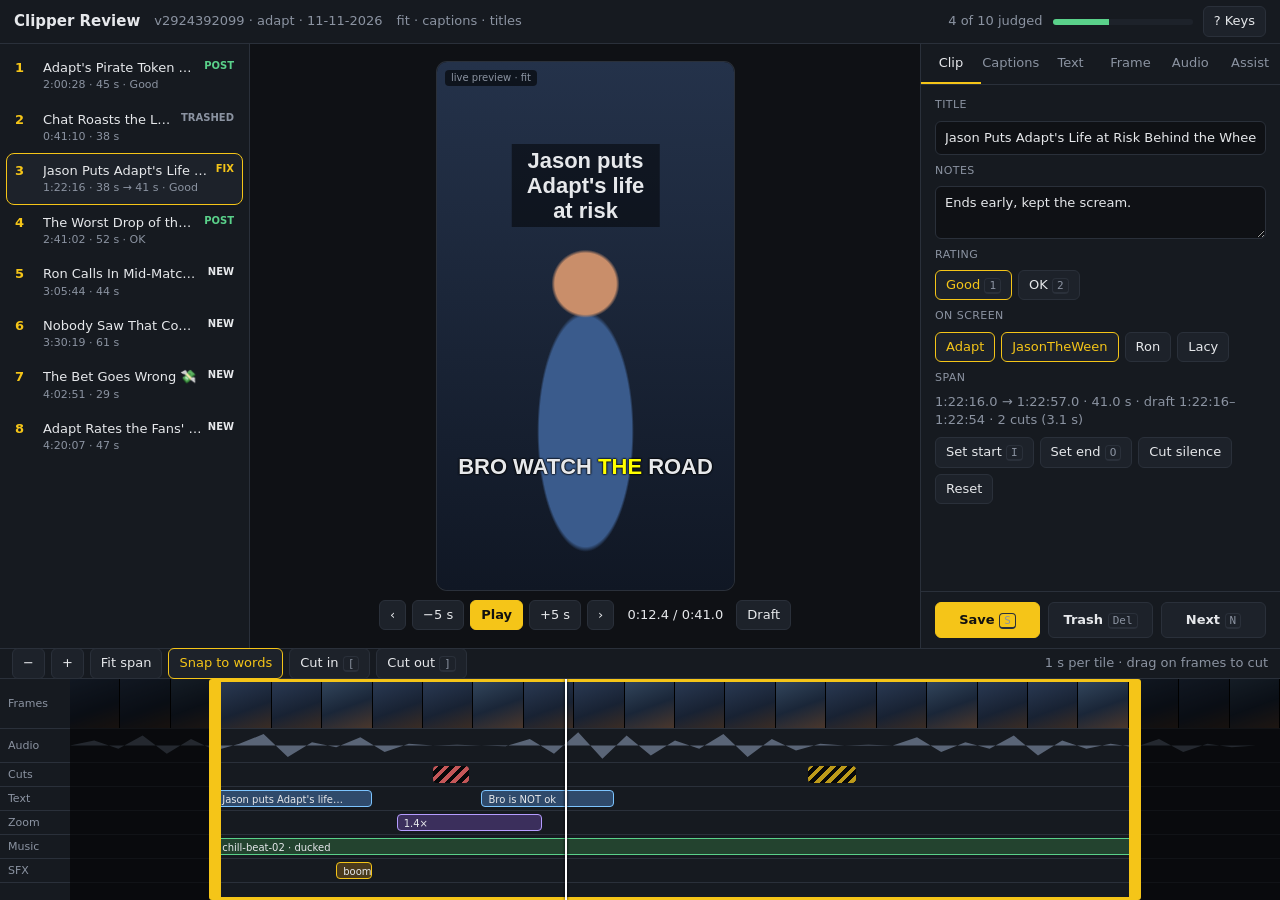
<file: docs/mockups/review-editor.html>
<!doctype html>
<html lang="en">
<head>
  <meta charset="utf-8">
  <meta name="viewport" content="width=device-width, initial-scale=1">
  <title>Review Editor Mock</title>
  <!-- A static layout mock for ADR 0031, not the page. Open it in a
       browser; the inspector tabs switch, nothing else works. -->
  <style>
    :root {
      --bg: #0f1115;
      --panel: #161a20;
      --raised: #1d222a;
      --line: #2a303a;
      --text: #e6e8eb;
      --muted: #8b93a1;
      --accent: #f5c518;
      --error: #ff6b6b;
      --good: #5ad18a;
      --blue: #7cc4ff;
      color-scheme: dark;
    }
    * { box-sizing: border-box; }
    body {
      margin: 0;
      height: 100vh;
      display: grid;
      grid-template-rows: 44px 1fr 252px;
      background: var(--bg);
      color: var(--text);
      font: 13px/1.4 system-ui, -apple-system, "Segoe UI", sans-serif;
      overflow: hidden;
    }
    button {
      padding: 5px 10px;
      border: 1px solid var(--line);
      border-radius: 6px;
      background: var(--raised);
      color: var(--text);
      font: inherit;
      cursor: pointer;
    }
    button:hover { border-color: var(--accent); }
    button.primary { background: var(--accent); border-color: var(--accent); color: #111; font-weight: 600; }
    button.on { border-color: var(--accent); color: var(--accent); }
    kbd {
      padding: 0 4px;
      border: 1px solid var(--line);
      border-bottom-width: 2px;
      border-radius: 4px;
      color: var(--muted);
      font: 11px ui-monospace, monospace;
    }
    .muted { color: var(--muted); }

    /* Top bar */
    .bar {
      display: flex;
      align-items: center;
      gap: 14px;
      padding: 0 14px;
      border-bottom: 1px solid var(--line);
      background: var(--panel);
    }
    .bar h1 { margin: 0; font-size: 15px; }
    .bar .progress { margin-left: auto; display: flex; gap: 10px; align-items: center; }
    .meter { width: 140px; height: 6px; border-radius: 3px; background: var(--raised); overflow: hidden; }
    .meter span { display: block; width: 40%; height: 100%; background: var(--good); }

    /* Middle row */
    .work {
      display: grid;
      grid-template-columns: 250px 1fr 360px;
      min-height: 0;
    }
    .clips {
      overflow-y: auto;
      padding: 6px;
      border-right: 1px solid var(--line);
      background: var(--panel);
    }
    .clip {
      display: grid;
      grid-template-columns: 22px 1fr auto;
      gap: 0 6px;
      padding: 8px;
      border: 1px solid transparent;
      border-radius: 8px;
      cursor: pointer;
    }
    .clip:hover { background: var(--raised); }
    .clip.current { background: var(--raised); border-color: var(--accent); }
    .clip .rank { grid-row: span 2; color: var(--accent); font-weight: 600; }
    .clip .name { overflow: hidden; white-space: nowrap; text-overflow: ellipsis; }
    .clip .badge { font-size: 10px; font-weight: 700; text-transform: uppercase; }
    .clip .meta { grid-column: 2 / 4; color: var(--muted); font-size: 11px; }
    .b-post { color: var(--good); }
    .b-fix { color: var(--accent); }
    .b-trash { color: var(--muted); }
    .b-new { color: var(--text); }

    .stage {
      display: flex;
      flex-direction: column;
      align-items: center;
      justify-content: center;
      gap: 10px;
      min-height: 0;
      padding: 12px;
    }
    .phone {
      position: relative;
      height: calc(100% - 52px);
      max-height: 640px;
      aspect-ratio: 9 / 16;
      overflow: hidden;
      border-radius: 10px;
      background:
        radial-gradient(circle at 50% 42%, #c98e6a 0 9%, transparent 10%),
        radial-gradient(ellipse at 50% 70%, #3a5b8c 0 22%, transparent 23%),
        linear-gradient(#24324a, #101724);
      box-shadow: 0 0 0 1px var(--line);
      container-type: inline-size;
    }
    .phone .hook {
      position: absolute;
      top: 15.6%;
      left: 50%;
      max-width: 85%;
      padding: 1.2cqw 2cqw;
      transform: translateX(-50%);
      background: rgb(0 0 0 / 0.5);
      font: 700 7.4cqw/1.15 Arial, sans-serif;
      text-align: center;
    }
    .phone .caption {
      position: absolute;
      bottom: 21%;
      left: 0;
      right: 0;
      font: 800 7.4cqw/1.1 Arial, sans-serif;
      text-align: center;
      text-shadow: 0 0 0.6cqw #000, 0 0 0.6cqw #000, 0 0 0.6cqw #000;
    }
    .phone .caption b { color: #ffff00; }
    .phone .tag {
      position: absolute;
      top: 8px;
      left: 8px;
      padding: 1px 6px;
      border-radius: 4px;
      background: rgb(0 0 0 / 0.6);
      color: var(--muted);
      font-size: 10px;
    }
    .transport { display: flex; align-items: center; gap: 6px; }
    .transport .time { min-width: 110px; text-align: center; font-variant-numeric: tabular-nums; }

    /* Inspector */
    .inspector {
      display: grid;
      grid-template-rows: auto 1fr auto;
      min-height: 0;
      border-left: 1px solid var(--line);
      background: var(--panel);
    }
    .tabs { display: flex; border-bottom: 1px solid var(--line); }
    .tabs button {
      flex: 1;
      padding: 10px 0;
      border: 0;
      border-bottom: 2px solid transparent;
      border-radius: 0;
      background: none;
      color: var(--muted);
    }
    .tabs button[aria-selected="true"] { color: var(--text); border-bottom-color: var(--accent); }
    .panel { display: none; overflow-y: auto; padding: 12px 14px; }
    .panel.shown { display: grid; align-content: start; gap: 8px; }
    .panel label, .panel .label { color: var(--muted); font-size: 11px; text-transform: uppercase; letter-spacing: 0.04em; }
    .panel input, .panel textarea, .panel select {
      width: 100%;
      padding: 7px 9px;
      border: 1px solid var(--line);
      border-radius: 6px;
      background: var(--bg);
      color: var(--text);
      font: inherit;
    }
    .row { display: flex; flex-wrap: wrap; gap: 6px; align-items: center; }
    .words { display: flex; flex-wrap: wrap; gap: 4px; }
    .words span {
      padding: 2px 6px;
      border: 1px solid var(--line);
      border-radius: 4px;
      background: var(--raised);
    }
    .words span.key { border-color: #ffff00; color: #ffff00; }
    .words span.edited { border-style: dashed; border-color: var(--accent); }
    .card { padding: 8px; border: 1px solid var(--line); border-radius: 8px; background: var(--raised); display: grid; gap: 6px; }
    .swatch { width: 22px; height: 22px; border-radius: 50%; border: 2px solid var(--line); display: inline-block; }
    .chat { display: grid; gap: 8px; }
    .msg { padding: 8px 10px; border-radius: 8px; background: var(--raised); }
    .msg.me { background: #2a2a1a; border: 1px solid #4a4420; }
    .msg ul { margin: 4px 0 0; padding-left: 18px; }
    .actions {
      display: flex;
      gap: 8px;
      padding: 10px 14px;
      border-top: 1px solid var(--line);
    }
    .actions button { flex: 1; padding: 8px; font-weight: 600; }
    .actions .danger:hover { border-color: var(--error); color: var(--error); }

    /* Timeline */
    .timeline {
      display: grid;
      grid-template-rows: 30px 1fr;
      border-top: 1px solid var(--line);
      background: var(--panel);
      min-height: 0;
    }
    .tl-bar { display: flex; align-items: center; gap: 6px; padding: 0 12px; border-bottom: 1px solid var(--line); }
    .tl-bar .muted { margin-left: auto; }
    .tracks {
      position: relative;
      display: grid;
      grid-template-columns: 70px 1fr;
      grid-auto-rows: min-content;
      overflow: hidden;
    }
    .tname { padding: 0 8px; color: var(--muted); font-size: 11px; display: flex; align-items: center; border-bottom: 1px solid var(--line); }
    .lane { position: relative; border-bottom: 1px solid var(--line); }
    .lane.frames { height: 50px; display: flex; }
    .lane.frames i {
      flex: 1;
      border-right: 1px solid #000;
      background: linear-gradient(160deg, #2b3b55, #182233 60%, #3a2c24);
    }
    .lane.frames i:nth-child(3n) { background: linear-gradient(160deg, #34485f, #1a2638 55%, #4a372c); }
    .lane.wave { height: 34px; }
    .lane.wave svg { position: absolute; inset: 0; width: 100%; height: 100%; }
    .lane.small { height: 24px; }
    .item {
      position: absolute;
      top: 3px;
      bottom: 3px;
      padding: 0 6px;
      border-radius: 4px;
      font-size: 10px;
      line-height: 18px;
      white-space: nowrap;
      overflow: hidden;
    }
    .item.cut { background: repeating-linear-gradient(135deg, rgb(255 107 107 / 0.75) 0 4px, rgb(0 0 0 / 0.7) 4px 8px); }
    .item.cut.manual { background: repeating-linear-gradient(135deg, rgb(245 197 24 / 0.75) 0 4px, rgb(0 0 0 / 0.7) 4px 8px); }
    .item.text { background: #2f4a6b; border: 1px solid var(--blue); }
    .item.zoom { background: #3b2f5c; border: 1px solid #b59cff; }
    .item.music { background: #23432f; border: 1px solid var(--good); }
    .item.sfx { background: #4a3a1c; border: 1px solid var(--accent); }
    .dim { position: absolute; top: 0; bottom: 0; background: rgb(0 0 0 / 0.6); pointer-events: none; }
    .span {
      position: absolute;
      top: 0;
      bottom: 0;
      border-top: 3px solid var(--accent);
      border-bottom: 3px solid var(--accent);
      pointer-events: none;
    }
    .handle {
      position: absolute;
      top: 0;
      bottom: 0;
      width: 12px;
      margin-left: -6px;
      border-radius: 3px;
      background: var(--accent);
    }
    .playhead { position: absolute; top: 0; bottom: 0; width: 2px; margin-left: -1px; background: #fff; box-shadow: 0 0 3px #000; }
    .overlay { position: absolute; top: 0; bottom: 0; left: 70px; right: 0; pointer-events: none; }
    .overlay .handle { pointer-events: auto; }
  </style>
</head>
<body>
  <header class="bar">
    <h1>Clipper Review</h1>
    <span class="muted">v2924392099 · adapt · 11-11-2026</span>
    <span class="muted">fit · captions · titles</span>
    <div class="progress">
      <span class="muted">4 of 10 judged</span>
      <div class="meter"><span></span></div>
      <button title="Keys">? Keys</button>
    </div>
  </header>

  <div class="work">
    <nav class="clips" aria-label="Clips">
      <div class="clip"><span class="rank">1</span><span class="name">Adapt's Pirate Token Plan 🏴‍☠️</span><span class="badge b-post">post</span><span class="meta">2:00:28 · 45 s · Good</span></div>
      <div class="clip"><span class="rank">2</span><span class="name">Chat Roasts the Loadout 😂</span><span class="badge b-trash">trashed</span><span class="meta">0:41:10 · 38 s</span></div>
      <div class="clip current"><span class="rank">3</span><span class="name">Jason Puts Adapt's Life at Risk 🚗</span><span class="badge b-fix">fix</span><span class="meta">1:22:16 · 38 s → 41 s · Good</span></div>
      <div class="clip"><span class="rank">4</span><span class="name">The Worst Drop of the Night 💀</span><span class="badge b-post">post</span><span class="meta">2:41:02 · 52 s · OK</span></div>
      <div class="clip"><span class="rank">5</span><span class="name">Ron Calls In Mid-Match 📞</span><span class="badge b-new">new</span><span class="meta">3:05:44 · 44 s</span></div>
      <div class="clip"><span class="rank">6</span><span class="name">Nobody Saw That Coming 😳</span><span class="badge b-new">new</span><span class="meta">3:30:19 · 61 s</span></div>
      <div class="clip"><span class="rank">7</span><span class="name">The Bet Goes Wrong 💸</span><span class="badge b-new">new</span><span class="meta">4:02:51 · 29 s</span></div>
      <div class="clip"><span class="rank">8</span><span class="name">Adapt Rates the Fans' Fits 👕</span><span class="badge b-new">new</span><span class="meta">4:20:07 · 47 s</span></div>
    </nav>

    <main class="stage">
      <div class="phone">
        <span class="tag">live preview · fit</span>
        <div class="hook">Jason puts Adapt's life at risk</div>
        <div class="caption">BRO WATCH <b>THE</b> ROAD</div>
      </div>
      <div class="transport">
        <button title="Back a frame ( , )">‹</button>
        <button title="J">−5 s</button>
        <button class="primary" title="Space or K">Play</button>
        <button title="L">+5 s</button>
        <button title="Forward a frame ( . )">›</button>
        <span class="time">0:12.4 / 0:41.0</span>
        <button title="Show the rendered draft instead">Draft</button>
      </div>
    </main>

    <aside class="inspector">
      <div class="tabs" role="tablist">
        <button role="tab" aria-selected="true" data-tab="clip">Clip</button>
        <button role="tab" aria-selected="false" data-tab="captions">Captions</button>
        <button role="tab" aria-selected="false" data-tab="text">Text</button>
        <button role="tab" aria-selected="false" data-tab="frame">Frame</button>
        <button role="tab" aria-selected="false" data-tab="audio">Audio</button>
        <button role="tab" aria-selected="false" data-tab="assist">Assist</button>
      </div>

      <section class="panel shown" data-panel="clip">
        <label for="t">Title</label>
        <input id="t" value="Jason Puts Adapt's Life at Risk Behind the Wheel 🚗😱">
        <label for="n">Notes</label>
        <textarea id="n" rows="2">Ends early, kept the scream.</textarea>
        <span class="label">Rating</span>
        <div class="row"><button class="on">Good <kbd>1</kbd></button><button>OK <kbd>2</kbd></button></div>
        <span class="label">On screen</span>
        <div class="row"><button class="on">Adapt</button><button class="on">JasonTheWeen</button><button>Ron</button><button>Lacy</button></div>
        <span class="label">Span</span>
        <div class="row muted">1:22:16.0 → 1:22:57.0 · 41.0 s · draft 1:22:16–1:22:54 · 2 cuts (3.1 s)</div>
        <div class="row"><button>Set start <kbd>I</kbd></button><button>Set end <kbd>O</kbd></button><button>Cut silence</button><button>Reset</button></div>
      </section>

      <section class="panel" data-panel="captions">
        <span class="label">Words in view (click to fix, right-click to mark key)</span>
        <div class="words">
          <span>bro</span><span>watch</span><span class="key">the</span><span class="edited">road</span><span>you're</span><span>gonna</span><span class="key">kill</span><span>us</span><span>Jason</span><span>slow</span><span>down</span>
        </div>
        <div class="card"><span class="muted">"rode" → "road" · time kept 0:03.1–0:03.4</span></div>
        <span class="label">Highlight colour</span>
        <div class="row"><span class="swatch" style="background:#ffff00;border-color:#fff"></span><span class="swatch" style="background:#5ad18a"></span><span class="swatch" style="background:#ff6b6b"></span><span class="swatch" style="background:#7cc4ff"></span></div>
      </section>

      <section class="panel" data-panel="text">
        <div class="card">
          <input value="Jason puts Adapt's life at risk">
          <div class="row"><span class="muted">0.0 → 3.0 s</span><span class="swatch" style="background:#fff"></span><select style="width:auto"><option>Box</option><option>Outline</option></select><select style="width:auto"><option>Large</option><option>Medium</option></select><select style="width:auto"><option>Fade in</option><option>None</option></select></div>
          <span class="muted">Drag it on the preview to move it.</span>
        </div>
        <button>Add text <kbd>T</kbd></button>
        <span class="label">Thumbnail</span>
        <div class="row"><input placeholder="Text on it (optional)" style="flex:1"><button>Make</button></div>
      </section>

      <section class="panel" data-panel="frame">
        <span class="label">Style</span>
        <div class="row"><button class="on">Fit</button><button>Face</button><button>Facecam</button></div>
        <span class="label">Zooms</span>
        <div class="card"><span>0:08.0 → 0:11.5 · 1.4× on the driver</span><span class="muted">Drag the box on the preview to set the centre.</span></div>
        <button>Add zoom at playhead <kbd>Z</kbd></button>
        <span class="label">Crop</span>
        <div class="row"><button>Set crop by hand from here</button></div>
        <span class="label">Source</span>
        <div class="row"><button>Show the source player</button></div>
      </section>

      <section class="panel" data-panel="audio">
        <span class="label">Clip volume</span>
        <input type="range" min="-12" max="12" value="3">
        <span class="label">Music (data/music)</span>
        <div class="row"><select style="flex:1"><option>chill-beat-02.mp3</option><option>None</option></select></div>
        <div class="row muted">−18 dB, lowered under speech</div>
        <span class="label">Sound effects (data/sfx)</span>
        <div class="card"><span>0:05.2 · vine-boom.wav</span></div>
        <button>Add effect at playhead</button>
      </section>

      <section class="panel" data-panel="assist">
        <div class="chat">
          <div class="msg me">Start 2 s earlier, cut where he says "uh anyway", and put "Bro is NOT ok" in the middle from 5 to 8 s.</div>
          <div class="msg">Proposed edits (unsaved):
            <ul>
              <li>Start 1:22:16.0 → 1:22:14.0</li>
              <li>Cut 0:21.3–0:22.0 ("uh anyway")</li>
              <li>Text "Bro is NOT ok", middle, 5.0–8.0 s</li>
            </ul>
            <div class="row" style="margin-top:6px"><button class="primary">Apply</button><button>Discard</button></div>
          </div>
          <textarea rows="2" placeholder="Describe an edit… (local model)"></textarea>
        </div>
      </section>

      <div class="actions">
        <button class="primary">Save <kbd>S</kbd></button>
        <button class="danger">Trash <kbd>Del</kbd></button>
        <button>Next <kbd>N</kbd></button>
      </div>
    </aside>
  </div>

  <section class="timeline">
    <div class="tl-bar">
      <button>−</button><button>+</button><button>Fit span</button>
      <button class="on">Snap to words</button>
      <button>Cut in <kbd>[</kbd></button><button>Cut out <kbd>]</kbd></button>
      <span class="muted">1 s per tile · drag on frames to cut</span>
    </div>
    <div class="tracks">
      <div class="tname">Frames</div><div class="lane frames"><i></i><i></i><i></i><i></i><i></i><i></i><i></i><i></i><i></i><i></i><i></i><i></i><i></i><i></i><i></i><i></i><i></i><i></i><i></i><i></i><i></i><i></i><i></i><i></i></div>
      <div class="tname">Audio</div>
      <div class="lane wave">
        <svg viewBox="0 0 200 20" preserveAspectRatio="none" aria-hidden="true">
          <path fill="#5a6577" d="M0 10 L4 7 L8 12 L12 4 L16 15 L20 6 L24 13 L28 9 L32 3 L36 17 L40 8 L44 11 L48 5 L52 14 L56 9 L60 10 L64 9.5 L68 10 L72 10.5 L76 6 L80 15 L84 2 L88 18 L92 4 L96 16 L100 7 L104 12 L108 3 L112 17 L116 6 L120 13 L124 9 L128 10 L132 9.6 L136 10 L140 5 L144 14 L148 8 L152 12 L156 4 L160 16 L164 7 L168 12 L172 9 L176 11 L180 6 L184 14 L188 9 L192 11 L196 10 L200 10 Z"/>
        </svg>
      </div>
      <div class="tname">Cuts</div><div class="lane small"><span class="item cut" style="left:30%;width:3%"></span><span class="item cut manual" style="left:61%;width:4%"></span></div>
      <div class="tname">Text</div><div class="lane small"><span class="item text" style="left:12%;width:13%">Jason puts Adapt's life…</span><span class="item text" style="left:34%;width:11%">Bro is NOT ok</span></div>
      <div class="tname">Zoom</div><div class="lane small"><span class="item zoom" style="left:27%;width:12%">1.4×</span></div>
      <div class="tname">Music</div><div class="lane small"><span class="item music" style="left:12%;width:76%">chill-beat-02 · ducked</span></div>
      <div class="tname">SFX</div><div class="lane small"><span class="item sfx" style="left:22%;width:3%">boom</span></div>
      <div class="overlay">
        <div class="dim" style="left:0;width:12%"></div>
        <div class="dim" style="left:88%;right:0"></div>
        <div class="span" style="left:12%;width:76%"></div>
        <div class="handle" style="left:12%"></div>
        <div class="handle" style="left:88%"></div>
        <div class="playhead" style="left:41%"></div>
      </div>
    </div>
  </section>

  <script>
    for (const tab of document.querySelectorAll("[data-tab]")) {
      tab.addEventListener("click", () => {
        for (const t of document.querySelectorAll("[data-tab]")) {
          t.setAttribute("aria-selected", String(t === tab));
        }
        for (const p of document.querySelectorAll("[data-panel]")) {
          p.classList.toggle("shown", p.dataset.panel === tab.dataset.tab);
        }
      });
    }
  </script>
</body>
</html>
</file>
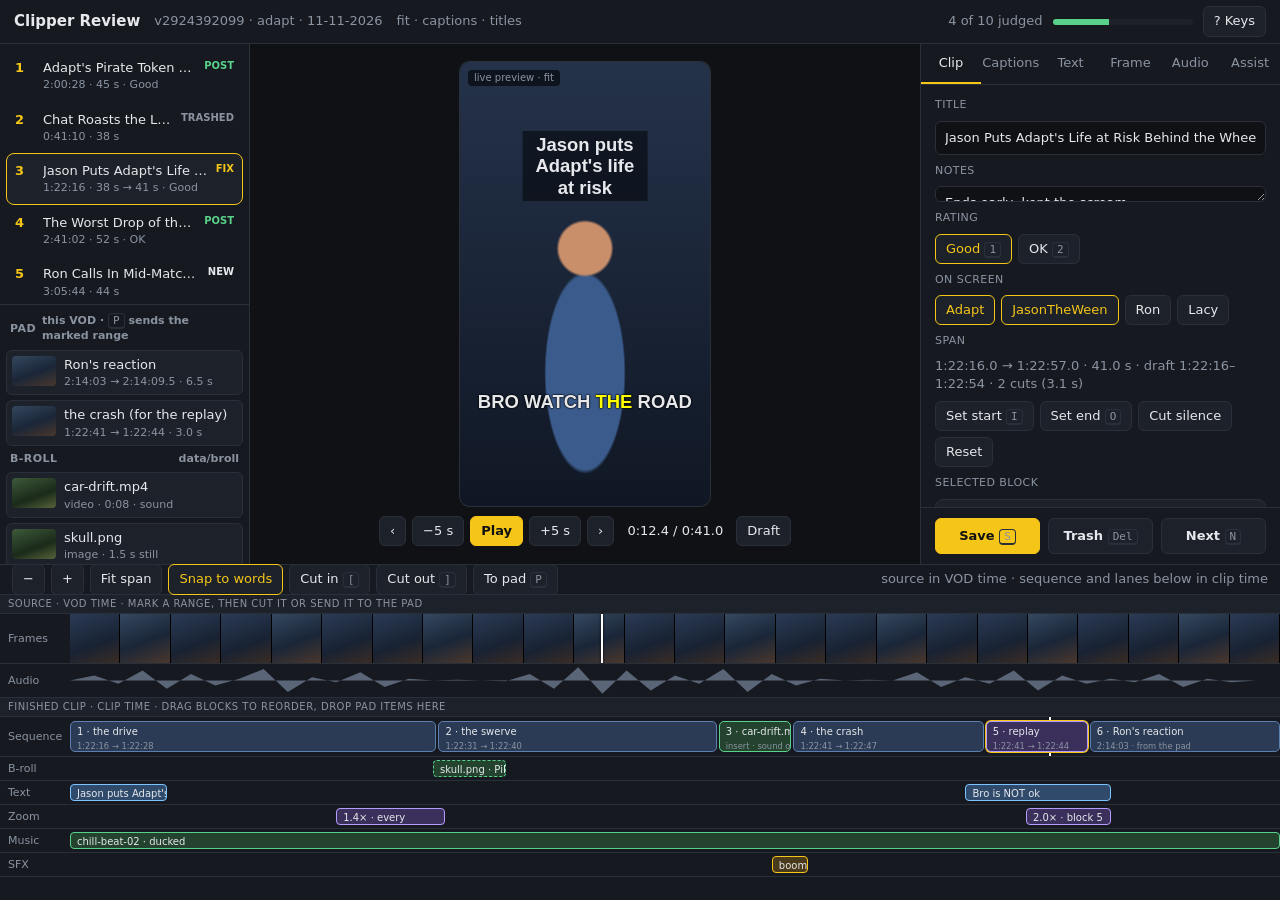
<file: docs/mockups/review-sequence.html>
<!doctype html>
<html lang="en">
<head>
  <meta charset="utf-8">
  <meta name="viewport" content="width=device-width, initial-scale=1">
  <title>Sequence Track Mock</title>
  <!-- A static layout mock for ADR 0034 (sequence track and pad), built
       on ADR 0031's mock, not the page. Open it in a browser; the
       inspector tabs switch, sequence blocks can be dragged to reorder
       and pad items dragged onto the sequence; nothing is saved. -->
  <style>
    :root {
      --bg: #0f1115;
      --panel: #161a20;
      --raised: #1d222a;
      --line: #2a303a;
      --text: #e6e8eb;
      --muted: #8b93a1;
      --accent: #f5c518;
      --error: #ff6b6b;
      --good: #5ad18a;
      --blue: #7cc4ff;
      color-scheme: dark;
    }
    * { box-sizing: border-box; }
    body {
      margin: 0;
      height: 100vh;
      display: grid;
      grid-template-rows: 44px 1fr 336px;
      background: var(--bg);
      color: var(--text);
      font: 13px/1.4 system-ui, -apple-system, "Segoe UI", sans-serif;
      overflow: hidden;
    }
    button {
      padding: 5px 10px;
      border: 1px solid var(--line);
      border-radius: 6px;
      background: var(--raised);
      color: var(--text);
      font: inherit;
      cursor: pointer;
    }
    button:hover { border-color: var(--accent); }
    button.primary { background: var(--accent); border-color: var(--accent); color: #111; font-weight: 600; }
    button.on { border-color: var(--accent); color: var(--accent); }
    kbd {
      padding: 0 4px;
      border: 1px solid var(--line);
      border-bottom-width: 2px;
      border-radius: 4px;
      color: var(--muted);
      font: 11px ui-monospace, monospace;
    }
    .muted { color: var(--muted); }

    /* Top bar */
    .bar {
      display: flex;
      align-items: center;
      gap: 14px;
      padding: 0 14px;
      border-bottom: 1px solid var(--line);
      background: var(--panel);
    }
    .bar h1 { margin: 0; font-size: 15px; }
    .bar .progress { margin-left: auto; display: flex; gap: 10px; align-items: center; }
    .meter { width: 140px; height: 6px; border-radius: 3px; background: var(--raised); overflow: hidden; }
    .meter span { display: block; width: 40%; height: 100%; background: var(--good); }

    /* Middle row */
    .work {
      display: grid;
      grid-template-columns: 250px 1fr 360px;
      min-height: 0;
    }
    .left {
      display: grid;
      grid-template-rows: 1fr auto;
      min-height: 0;
      border-right: 1px solid var(--line);
      background: var(--panel);
    }
    .pad { border-top: 1px solid var(--line); padding: 6px; max-height: 260px; overflow-y: auto; }
    .pad h2 { margin: 2px 4px 6px; font-size: 11px; color: var(--muted); text-transform: uppercase; letter-spacing: 0.04em; display: flex; gap: 6px; align-items: center; }
    .pad h2 .muted { margin-left: auto; text-transform: none; letter-spacing: 0; }
    .piece {
      display: grid;
      grid-template-columns: 44px 1fr;
      gap: 0 8px;
      padding: 5px;
      border: 1px solid var(--line);
      border-radius: 6px;
      margin-bottom: 5px;
      background: var(--raised);
      cursor: grab;
    }
    .piece .thumb { grid-row: span 2; height: 30px; border-radius: 4px; background: linear-gradient(160deg, #34485f, #1a2638 55%, #4a372c); }
    .piece.broll .thumb { background: linear-gradient(160deg, #3d5a3a, #1b2a1a 60%, #56643a); }
    .piece .meta { color: var(--muted); font-size: 11px; }
    .clips {
      overflow-y: auto;
      padding: 6px;
    }
    .clip {
      display: grid;
      grid-template-columns: 22px 1fr auto;
      gap: 0 6px;
      padding: 8px;
      border: 1px solid transparent;
      border-radius: 8px;
      cursor: pointer;
    }
    .clip:hover { background: var(--raised); }
    .clip.current { background: var(--raised); border-color: var(--accent); }
    .clip .rank { grid-row: span 2; color: var(--accent); font-weight: 600; }
    .clip .name { overflow: hidden; white-space: nowrap; text-overflow: ellipsis; }
    .clip .badge { font-size: 10px; font-weight: 700; text-transform: uppercase; }
    .clip .meta { grid-column: 2 / 4; color: var(--muted); font-size: 11px; }
    .b-post { color: var(--good); }
    .b-fix { color: var(--accent); }
    .b-trash { color: var(--muted); }
    .b-new { color: var(--text); }

    .stage {
      display: flex;
      flex-direction: column;
      align-items: center;
      justify-content: center;
      gap: 10px;
      min-height: 0;
      padding: 12px;
    }
    .phone {
      position: relative;
      height: calc(100% - 52px);
      max-height: 640px;
      aspect-ratio: 9 / 16;
      overflow: hidden;
      border-radius: 10px;
      background:
        radial-gradient(circle at 50% 42%, #c98e6a 0 9%, transparent 10%),
        radial-gradient(ellipse at 50% 70%, #3a5b8c 0 22%, transparent 23%),
        linear-gradient(#24324a, #101724);
      box-shadow: 0 0 0 1px var(--line);
      container-type: inline-size;
    }
    .phone .hook {
      position: absolute;
      top: 15.6%;
      left: 50%;
      max-width: 85%;
      padding: 1.2cqw 2cqw;
      transform: translateX(-50%);
      background: rgb(0 0 0 / 0.5);
      font: 700 7.4cqw/1.15 Arial, sans-serif;
      text-align: center;
    }
    .phone .caption {
      position: absolute;
      bottom: 21%;
      left: 0;
      right: 0;
      font: 800 7.4cqw/1.1 Arial, sans-serif;
      text-align: center;
      text-shadow: 0 0 0.6cqw #000, 0 0 0.6cqw #000, 0 0 0.6cqw #000;
    }
    .phone .caption b { color: #ffff00; }
    .phone .tag {
      position: absolute;
      top: 8px;
      left: 8px;
      padding: 1px 6px;
      border-radius: 4px;
      background: rgb(0 0 0 / 0.6);
      color: var(--muted);
      font-size: 10px;
    }
    .transport { display: flex; align-items: center; gap: 6px; }
    .transport .time { min-width: 110px; text-align: center; font-variant-numeric: tabular-nums; }

    /* Inspector */
    .inspector {
      display: grid;
      grid-template-rows: auto 1fr auto;
      min-height: 0;
      border-left: 1px solid var(--line);
      background: var(--panel);
    }
    .tabs { display: flex; border-bottom: 1px solid var(--line); }
    .tabs button {
      flex: 1;
      padding: 10px 0;
      border: 0;
      border-bottom: 2px solid transparent;
      border-radius: 0;
      background: none;
      color: var(--muted);
    }
    .tabs button[aria-selected="true"] { color: var(--text); border-bottom-color: var(--accent); }
    .panel { display: none; overflow-y: auto; padding: 12px 14px; }
    .panel.shown { display: grid; align-content: start; gap: 8px; }
    .panel label, .panel .label { color: var(--muted); font-size: 11px; text-transform: uppercase; letter-spacing: 0.04em; }
    .panel input, .panel textarea, .panel select {
      width: 100%;
      padding: 7px 9px;
      border: 1px solid var(--line);
      border-radius: 6px;
      background: var(--bg);
      color: var(--text);
      font: inherit;
    }
    .row { display: flex; flex-wrap: wrap; gap: 6px; align-items: center; }
    .words { display: flex; flex-wrap: wrap; gap: 4px; }
    .words span {
      padding: 2px 6px;
      border: 1px solid var(--line);
      border-radius: 4px;
      background: var(--raised);
    }
    .words span.key { border-color: #ffff00; color: #ffff00; }
    .words span.edited { border-style: dashed; border-color: var(--accent); }
    .card { padding: 8px; border: 1px solid var(--line); border-radius: 8px; background: var(--raised); display: grid; gap: 6px; }
    .swatch { width: 22px; height: 22px; border-radius: 50%; border: 2px solid var(--line); display: inline-block; }
    .chat { display: grid; gap: 8px; }
    .msg { padding: 8px 10px; border-radius: 8px; background: var(--raised); }
    .msg.me { background: #2a2a1a; border: 1px solid #4a4420; }
    .msg ul { margin: 4px 0 0; padding-left: 18px; }
    .actions {
      display: flex;
      gap: 8px;
      padding: 10px 14px;
      border-top: 1px solid var(--line);
    }
    .actions button { flex: 1; padding: 8px; font-weight: 600; }
    .actions .danger:hover { border-color: var(--error); color: var(--error); }

    /* Timeline */
    .timeline {
      display: grid;
      grid-template-rows: 30px 1fr;
      border-top: 1px solid var(--line);
      background: var(--panel);
      min-height: 0;
    }
    .tl-bar { display: flex; align-items: center; gap: 6px; padding: 0 12px; border-bottom: 1px solid var(--line); }
    .tl-bar .muted { margin-left: auto; }
    .tracks {
      position: relative;
      display: grid;
      grid-template-columns: 70px 1fr;
      grid-auto-rows: min-content;
      overflow: hidden;
    }
    .tname { padding: 0 8px; color: var(--muted); font-size: 11px; display: flex; align-items: center; border-bottom: 1px solid var(--line); }
    .lane { position: relative; border-bottom: 1px solid var(--line); }
    .lane.frames { height: 50px; display: flex; }
    .lane.frames i {
      flex: 1;
      border-right: 1px solid #000;
      background: linear-gradient(160deg, #2b3b55, #182233 60%, #3a2c24);
    }
    .lane.frames i:nth-child(3n) { background: linear-gradient(160deg, #34485f, #1a2638 55%, #4a372c); }
    .lane.wave { height: 34px; }
    .lane.wave svg { position: absolute; inset: 0; width: 100%; height: 100%; }
    .lane.small { height: 24px; }
    .item {
      position: absolute;
      top: 3px;
      bottom: 3px;
      padding: 0 6px;
      border-radius: 4px;
      font-size: 10px;
      line-height: 18px;
      white-space: nowrap;
      overflow: hidden;
    }
    .item.cut { background: repeating-linear-gradient(135deg, rgb(255 107 107 / 0.75) 0 4px, rgb(0 0 0 / 0.7) 4px 8px); }
    .item.cut.manual { background: repeating-linear-gradient(135deg, rgb(245 197 24 / 0.75) 0 4px, rgb(0 0 0 / 0.7) 4px 8px); }
    .item.text { background: #2f4a6b; border: 1px solid var(--blue); }
    .item.zoom { background: #3b2f5c; border: 1px solid #b59cff; }
    .item.music { background: #23432f; border: 1px solid var(--good); }
    .item.sfx { background: #4a3a1c; border: 1px solid var(--accent); }
    .lane.seq { height: 40px; display: flex; gap: 2px; padding: 4px 0; }
    .block {
      position: relative;
      padding: 2px 6px;
      border-radius: 5px;
      font-size: 10px;
      line-height: 15px;
      white-space: nowrap;
      overflow: hidden;
      cursor: grab;
      background: #2b3b55;
      border: 1px solid #5d7fb0;
    }
    .block small { display: block; color: var(--muted); }
    .block.sel { border-color: var(--accent); box-shadow: 0 0 0 1px var(--accent); }
    .block.repeat { background: #3b2f5c; border-color: #b59cff; }
    .block.broll { background: #23432f; border-color: var(--good); }
    .block.drop { outline: 2px dashed var(--accent); }
    .item.overlay-b { background: #23432f; border: 1px dashed var(--good); }
    .zone { grid-column: 1 / -1; padding: 2px 8px; font-size: 10px; color: var(--muted); text-transform: uppercase; letter-spacing: 0.05em; background: var(--raised); border-bottom: 1px solid var(--line); }
    .dim { position: absolute; top: 0; bottom: 0; background: rgb(0 0 0 / 0.6); pointer-events: none; }
    .span {
      position: absolute;
      top: 0;
      bottom: 0;
      border-top: 3px solid var(--accent);
      border-bottom: 3px solid var(--accent);
      pointer-events: none;
    }
    .handle {
      position: absolute;
      top: 0;
      bottom: 0;
      width: 12px;
      margin-left: -6px;
      border-radius: 3px;
      background: var(--accent);
    }
    .playhead { position: absolute; top: 0; bottom: 0; width: 2px; margin-left: -1px; background: #fff; box-shadow: 0 0 3px #000; }
    .overlay { position: absolute; top: 0; bottom: 0; left: 70px; right: 0; pointer-events: none; }
    .overlay .handle { pointer-events: auto; }
  </style>
</head>
<body>
  <header class="bar">
    <h1>Clipper Review</h1>
    <span class="muted">v2924392099 · adapt · 11-11-2026</span>
    <span class="muted">fit · captions · titles</span>
    <div class="progress">
      <span class="muted">4 of 10 judged</span>
      <div class="meter"><span></span></div>
      <button title="Keys">? Keys</button>
    </div>
  </header>

  <div class="work">
    <div class="left">
    <nav class="clips" aria-label="Clips">
      <div class="clip"><span class="rank">1</span><span class="name">Adapt's Pirate Token Plan 🏴‍☠️</span><span class="badge b-post">post</span><span class="meta">2:00:28 · 45 s · Good</span></div>
      <div class="clip"><span class="rank">2</span><span class="name">Chat Roasts the Loadout 😂</span><span class="badge b-trash">trashed</span><span class="meta">0:41:10 · 38 s</span></div>
      <div class="clip current"><span class="rank">3</span><span class="name">Jason Puts Adapt's Life at Risk 🚗</span><span class="badge b-fix">fix</span><span class="meta">1:22:16 · 38 s → 41 s · Good</span></div>
      <div class="clip"><span class="rank">4</span><span class="name">The Worst Drop of the Night 💀</span><span class="badge b-post">post</span><span class="meta">2:41:02 · 52 s · OK</span></div>
      <div class="clip"><span class="rank">5</span><span class="name">Ron Calls In Mid-Match 📞</span><span class="badge b-new">new</span><span class="meta">3:05:44 · 44 s</span></div>
      <div class="clip"><span class="rank">6</span><span class="name">Nobody Saw That Coming 😳</span><span class="badge b-new">new</span><span class="meta">3:30:19 · 61 s</span></div>
      <div class="clip"><span class="rank">7</span><span class="name">The Bet Goes Wrong 💸</span><span class="badge b-new">new</span><span class="meta">4:02:51 · 29 s</span></div>
      <div class="clip"><span class="rank">8</span><span class="name">Adapt Rates the Fans' Fits 👕</span><span class="badge b-new">new</span><span class="meta">4:20:07 · 47 s</span></div>
    </nav>
      <section class="pad" aria-label="Pad">
        <h2>Pad <span class="muted">this VOD &middot; <kbd>P</kbd> sends the marked range</span></h2>
        <div class="piece" draggable="true" data-kind="source" data-label="Ron's reaction" data-sub="2:14:03 &middot; from the pad"><span class="thumb"></span><span>Ron's reaction</span><span class="meta">2:14:03 &rarr; 2:14:09.5 &middot; 6.5 s</span></div>
        <div class="piece" draggable="true" data-kind="source" data-label="the crash" data-sub="1:22:41 &middot; from the pad"><span class="thumb"></span><span>the crash (for the replay)</span><span class="meta">1:22:41 &rarr; 1:22:44 &middot; 3.0 s</span></div>
        <h2>B-roll <span class="muted">data/broll</span></h2>
        <div class="piece broll" draggable="true" data-kind="broll" data-label="car-drift.mp4" data-sub="insert &middot; sound on"><span class="thumb"></span><span>car-drift.mp4</span><span class="meta">video &middot; 0:08 &middot; sound</span></div>
        <div class="piece broll" draggable="true" data-kind="broll" data-label="skull.png" data-sub="insert &middot; 1.5 s still"><span class="thumb"></span><span>skull.png</span><span class="meta">image &middot; 1.5 s still</span></div>
      </section>
    </div>

    <main class="stage">
      <div class="phone">
        <span class="tag">live preview · fit</span>
        <div class="hook">Jason puts Adapt's life at risk</div>
        <div class="caption">BRO WATCH <b>THE</b> ROAD</div>
      </div>
      <div class="transport">
        <button title="Back a frame ( , )">‹</button>
        <button title="J">−5 s</button>
        <button class="primary" title="Space or K">Play</button>
        <button title="L">+5 s</button>
        <button title="Forward a frame ( . )">›</button>
        <span class="time">0:12.4 / 0:41.0</span>
        <button title="Show the rendered draft instead">Draft</button>
      </div>
    </main>

    <aside class="inspector">
      <div class="tabs" role="tablist">
        <button role="tab" aria-selected="true" data-tab="clip">Clip</button>
        <button role="tab" aria-selected="false" data-tab="captions">Captions</button>
        <button role="tab" aria-selected="false" data-tab="text">Text</button>
        <button role="tab" aria-selected="false" data-tab="frame">Frame</button>
        <button role="tab" aria-selected="false" data-tab="audio">Audio</button>
        <button role="tab" aria-selected="false" data-tab="assist">Assist</button>
      </div>

      <section class="panel shown" data-panel="clip">
        <label for="t">Title</label>
        <input id="t" value="Jason Puts Adapt's Life at Risk Behind the Wheel 🚗😱">
        <label for="n">Notes</label>
        <textarea id="n" rows="2">Ends early, kept the scream.</textarea>
        <span class="label">Rating</span>
        <div class="row"><button class="on">Good <kbd>1</kbd></button><button>OK <kbd>2</kbd></button></div>
        <span class="label">On screen</span>
        <div class="row"><button class="on">Adapt</button><button class="on">JasonTheWeen</button><button>Ron</button><button>Lacy</button></div>
        <span class="label">Span</span>
        <div class="row muted">1:22:16.0 → 1:22:57.0 · 41.0 s · draft 1:22:16–1:22:54 · 2 cuts (3.1 s)</div>
        <div class="row"><button>Set start <kbd>I</kbd></button><button>Set end <kbd>O</kbd></button><button>Cut silence</button><button>Reset</button></div>
        <span class="label">Selected block</span>
        <div class="card">
          <span>Block 5 &middot; replay of 1:22:41 &rarr; 1:22:44 &middot; 3.0 s &middot; repeat</span>
          <div class="row"><button>Duplicate <kbd>D</kbd></button><button>Remove <kbd>Del</kbd></button></div>
          <div class="row muted">Zoom 2.0&times; here only, not the first time this plays</div>
          <div class="row"><button class="on">This block only</button><button>Every occurrence</button></div>
        </div>
      </section>

      <section class="panel" data-panel="captions">
        <span class="label">Words in view (click to fix, right-click to mark key)</span>
        <div class="words">
          <span>bro</span><span>watch</span><span class="key">the</span><span class="edited">road</span><span>you're</span><span>gonna</span><span class="key">kill</span><span>us</span><span>Jason</span><span>slow</span><span>down</span>
        </div>
        <div class="card"><span class="muted">"rode" → "road" · time kept 0:03.1–0:03.4</span></div>
        <span class="label">Highlight colour</span>
        <div class="row"><span class="swatch" style="background:#ffff00;border-color:#fff"></span><span class="swatch" style="background:#5ad18a"></span><span class="swatch" style="background:#ff6b6b"></span><span class="swatch" style="background:#7cc4ff"></span></div>
      </section>

      <section class="panel" data-panel="text">
        <div class="card">
          <input value="Jason puts Adapt's life at risk">
          <div class="row"><span class="muted">0.0 → 3.0 s</span><span class="swatch" style="background:#fff"></span><select style="width:auto"><option>Box</option><option>Outline</option></select><select style="width:auto"><option>Large</option><option>Medium</option></select><select style="width:auto"><option>Fade in</option><option>None</option></select></div>
          <span class="muted">Drag it on the preview to move it.</span>
        </div>
        <button>Add text <kbd>T</kbd></button>
        <span class="label">Thumbnail</span>
        <div class="row"><input placeholder="Text on it (optional)" style="flex:1"><button>Make</button></div>
      </section>

      <section class="panel" data-panel="frame">
        <span class="label">Style</span>
        <div class="row"><button class="on">Fit</button><button>Face</button><button>Facecam</button></div>
        <span class="label">Zooms</span>
        <div class="card"><span>0:08.0 → 0:11.5 · 1.4× on the driver · every occurrence</span><span class="muted">Drag the box on the preview to set the centre.</span></div>
        <div class="card"><span>Block 5 · 2.0× · this block only</span></div>
        <button>Add zoom at playhead <kbd>Z</kbd></button>
        <span class="label">Crop</span>
        <div class="row"><button>Set crop by hand from here</button></div>
        <span class="label">Source</span>
        <div class="row"><button>Show the source player</button></div>
      </section>

      <section class="panel" data-panel="audio">
        <span class="label">Clip volume</span>
        <input type="range" min="-12" max="12" value="3">
        <span class="label">Music (data/music)</span>
        <div class="row"><select style="flex:1"><option>chill-beat-02.mp3</option><option>None</option></select></div>
        <div class="row muted">−18 dB, lowered under speech</div>
        <span class="label">Sound effects (data/sfx)</span>
        <div class="card"><span>0:05.2 · vine-boom.wav</span></div>
        <button>Add effect at playhead</button>
      </section>

      <section class="panel" data-panel="assist">
        <div class="chat">
          <div class="msg me">Start 2 s earlier, cut where he says "uh anyway", and put "Bro is NOT ok" in the middle from 5 to 8 s.</div>
          <div class="msg">Proposed edits (unsaved):
            <ul>
              <li>Start 1:22:16.0 → 1:22:14.0</li>
              <li>Cut 0:21.3–0:22.0 ("uh anyway")</li>
              <li>Text "Bro is NOT ok", middle, 5.0–8.0 s</li>
            </ul>
            <div class="row" style="margin-top:6px"><button class="primary">Apply</button><button>Discard</button></div>
          </div>
          <textarea rows="2" placeholder="Describe an edit… (local model)"></textarea>
        </div>
      </section>

      <div class="actions">
        <button class="primary">Save <kbd>S</kbd></button>
        <button class="danger">Trash <kbd>Del</kbd></button>
        <button>Next <kbd>N</kbd></button>
      </div>
    </aside>
  </div>

  <section class="timeline">
    <div class="tl-bar">
      <button>−</button><button>+</button><button>Fit span</button>
      <button class="on">Snap to words</button>
      <button>Cut in <kbd>[</kbd></button><button>Cut out <kbd>]</kbd></button>
      <button>To pad <kbd>P</kbd></button>
      <span class="muted">source in VOD time · sequence and lanes below in clip time</span>
    </div>
    <div class="tracks">
      <div class="zone">Source &middot; VOD time &middot; mark a range, then cut it or send it to the pad</div>
      <div class="tname">Frames</div><div class="lane frames"><span class="playhead" style="left:44%"></span><i></i><i></i><i></i><i></i><i></i><i></i><i></i><i></i><i></i><i></i><i></i><i></i><i></i><i></i><i></i><i></i><i></i><i></i><i></i><i></i><i></i><i></i><i></i><i></i></div>
      <div class="tname">Audio</div>
      <div class="lane wave">
        <svg viewBox="0 0 200 20" preserveAspectRatio="none" aria-hidden="true">
          <path fill="#5a6577" d="M0 10 L4 7 L8 12 L12 4 L16 15 L20 6 L24 13 L28 9 L32 3 L36 17 L40 8 L44 11 L48 5 L52 14 L56 9 L60 10 L64 9.5 L68 10 L72 10.5 L76 6 L80 15 L84 2 L88 18 L92 4 L96 16 L100 7 L104 12 L108 3 L112 17 L116 6 L120 13 L124 9 L128 10 L132 9.6 L136 10 L140 5 L144 14 L148 8 L152 12 L156 4 L160 16 L164 7 L168 12 L172 9 L176 11 L180 6 L184 14 L188 9 L192 11 L196 10 L200 10 Z"/>
        </svg>
      </div>
      <div class="zone">Finished clip &middot; clip time &middot; drag blocks to reorder, drop pad items here</div>
      <div class="tname">Sequence</div>
      <div class="lane seq" id="seq" style="position:relative"><span class="playhead" style="left:81%"></span>
        <span class="block" draggable="true" style="flex:12">1 &middot; the drive<small>1:22:16 &rarr; 1:22:28</small></span>
        <span class="block" draggable="true" style="flex:9">2 &middot; the swerve<small>1:22:31 &rarr; 1:22:40</small></span>
        <span class="block broll" draggable="true" style="flex:2">3 &middot; car-drift.mp4<small>insert &middot; sound off</small></span>
        <span class="block" draggable="true" style="flex:6">4 &middot; the crash<small>1:22:41 &rarr; 1:22:47</small></span>
        <span class="block repeat sel" draggable="true" style="flex:3">5 &middot; replay<small>1:22:41 &rarr; 1:22:44</small></span>
        <span class="block" draggable="true" style="flex:6">6 &middot; Ron's reaction<small>2:14:03 &middot; from the pad</small></span>
      </div>
      <div class="tname">B-roll</div><div class="lane small"><span class="item overlay-b" style="left:30%;width:6%">skull.png &middot; PiP</span></div>
      <div class="tname">Text</div><div class="lane small"><span class="item text" style="left:0%;width:8%">Jason puts Adapt's life&hellip;</span><span class="item text" style="left:74%;width:12%">Bro is NOT ok</span></div>
      <div class="tname">Zoom</div><div class="lane small"><span class="item zoom" style="left:22%;width:9%">1.4&times; &middot; every</span><span class="item zoom" style="left:79%;width:7%">2.0&times; &middot; block 5</span></div>
      <div class="tname">Music</div><div class="lane small"><span class="item music" style="left:0%;width:100%">chill-beat-02 &middot; ducked</span></div>
      <div class="tname">SFX</div><div class="lane small"><span class="item sfx" style="left:58%;width:3%">boom</span></div>
    </div>
  </section>

  <script>
    // Mock only: reorder blocks by dragging, and drop pad items as new blocks.
    const seq = document.getElementById("seq");
    let dragged = null;
    seq.addEventListener("dragstart", (event) => {
      dragged = event.target.closest(".block");
    });
    seq.addEventListener("dragover", (event) => {
      event.preventDefault();
      const over = event.target.closest(".block");
      for (const b of seq.children) b.classList.toggle("drop", b === over);
    });
    seq.addEventListener("drop", (event) => {
      event.preventDefault();
      const over = event.target.closest(".block");
      for (const b of seq.children) b.classList.remove("drop");
      let block = dragged;
      if (!block) {
        const kind = event.dataTransfer.getData("kind");
        if (!kind) return;
        block = document.createElement("span");
        block.className = kind === "broll" ? "block broll" : "block";
        block.draggable = true;
        block.style.flex = "4";
        block.textContent = event.dataTransfer.getData("label");
        const sub = document.createElement("small");
        sub.innerHTML = event.dataTransfer.getData("sub");
        block.append(sub);
      }
      seq.insertBefore(block, over);
      dragged = null;
    });
    for (const piece of document.querySelectorAll(".piece")) {
      piece.addEventListener("dragstart", (event) => {
        dragged = null;
        event.dataTransfer.setData("kind", piece.dataset.kind);
        event.dataTransfer.setData("label", piece.dataset.label);
        event.dataTransfer.setData("sub", piece.dataset.sub);
      });
    }
    for (const tab of document.querySelectorAll("[data-tab]")) {
      tab.addEventListener("click", () => {
        for (const t of document.querySelectorAll("[data-tab]")) {
          t.setAttribute("aria-selected", String(t === tab));
        }
        for (const p of document.querySelectorAll("[data-panel]")) {
          p.classList.toggle("shown", p.dataset.panel === tab.dataset.tab);
        }
      });
    }
  </script>
</body>
</html>
</file>
